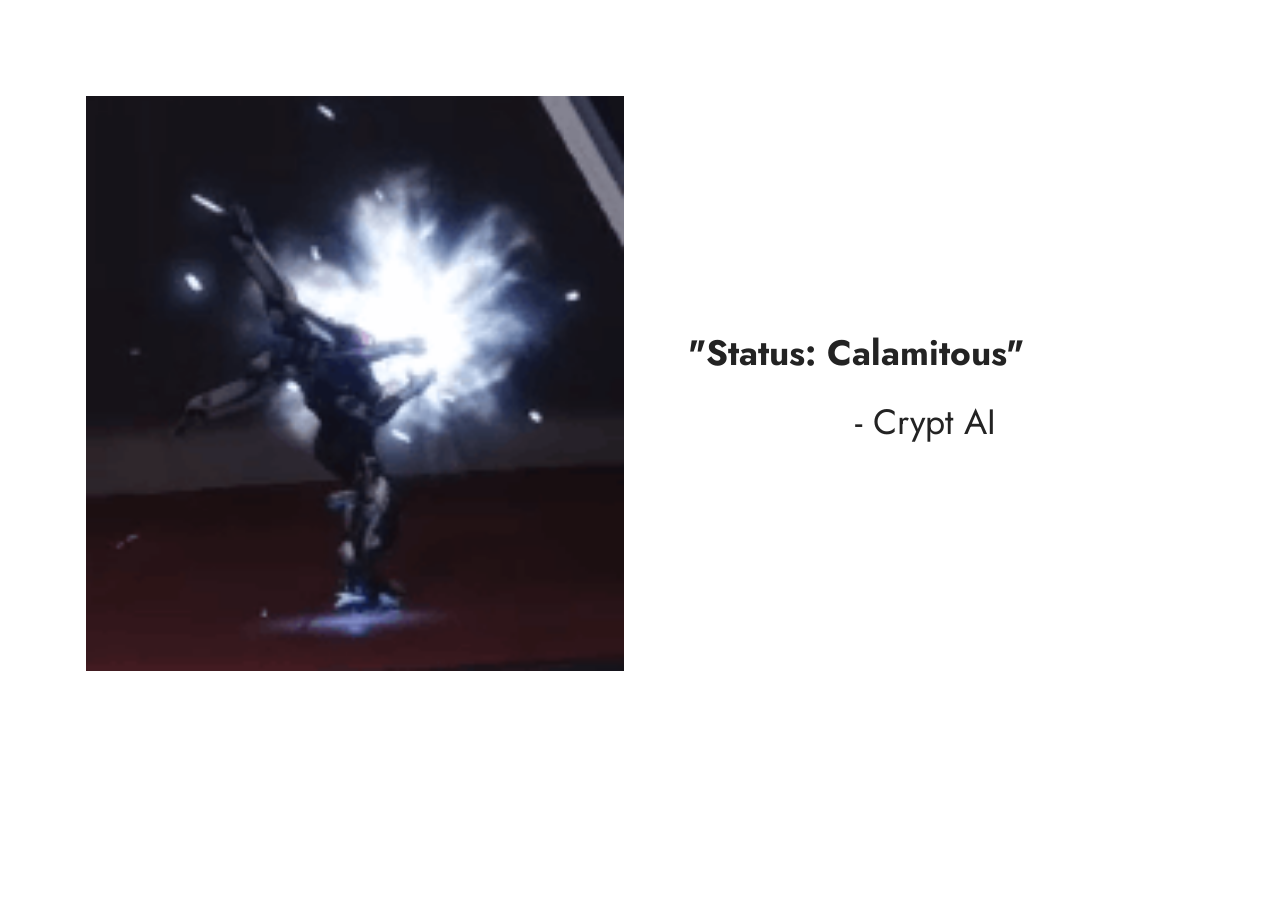
<file: index.html>
<!DOCTYPE html>
<html  >
<head>
  <!-- Site made with Mobirise Website Builder v5.7.4, https://mobirise.com -->
  <meta charset="UTF-8">
  <meta http-equiv="X-UA-Compatible" content="IE=edge">
  <meta name="generator" content="Mobirise v5.7.4, mobirise.com">
  <meta name="viewport" content="width=device-width, initial-scale=1, minimum-scale=1">
  <meta name="description" content="">


  <title>Home</title>
  <link rel="stylesheet" href="assets/bootstrap/css/bootstrap.min.css">
  <link rel="stylesheet" href="assets/bootstrap/css/bootstrap-grid.min.css">
  <link rel="stylesheet" href="assets/bootstrap/css/bootstrap-reboot.min.css">
  <link rel="stylesheet" href="assets/theme/css/style.css">
  <link rel="preload" href="https://fonts.googleapis.com/css?family=Jost:100,200,300,400,500,600,700,800,900,100i,200i,300i,400i,500i,600i,700i,800i,900i&display=swap" as="style" onload="this.onload=null;this.rel='stylesheet'">
  <noscript><link rel="stylesheet" href="https://fonts.googleapis.com/css?family=Jost:100,200,300,400,500,600,700,800,900,100i,200i,300i,400i,500i,600i,700i,800i,900i&display=swap"></noscript>
  <link rel="preload" as="style" href="assets/mobirise/css/mbr-additional.css"><link rel="stylesheet" href="assets/mobirise/css/mbr-additional.css" type="text/css">




</head>
<body>

  <section data-bs-version="5.1" class="image1 cid-tqVwos5ZZe" id="image1-k">





    <div class="container">
        <div class="row align-items-center">
            <div class="col-12 col-lg-6">
                <div class="image-wrapper">
                    <img src="assets/images/medal-btf0la0mou-158x169.png" alt="Mobirise Website Builder">
                    <p class="mbr-description mbr-fonts-style pt-2 align-center display-4"></p>
                </div>
            </div>
            <div class="col-12 col-lg">
                <div class="text-wrapper">
                    <h3 class="mbr-section-title mbr-fonts-style mb-3 display-5">
                        <strong>"Status: Calamitous"</strong></h3>
                    <p class="mbr-text mbr-fonts-style display-5">- Crypt AI</p>
                </div>
            </div>
        </div>
    </div>
</section>

</body>
</html>
</file>
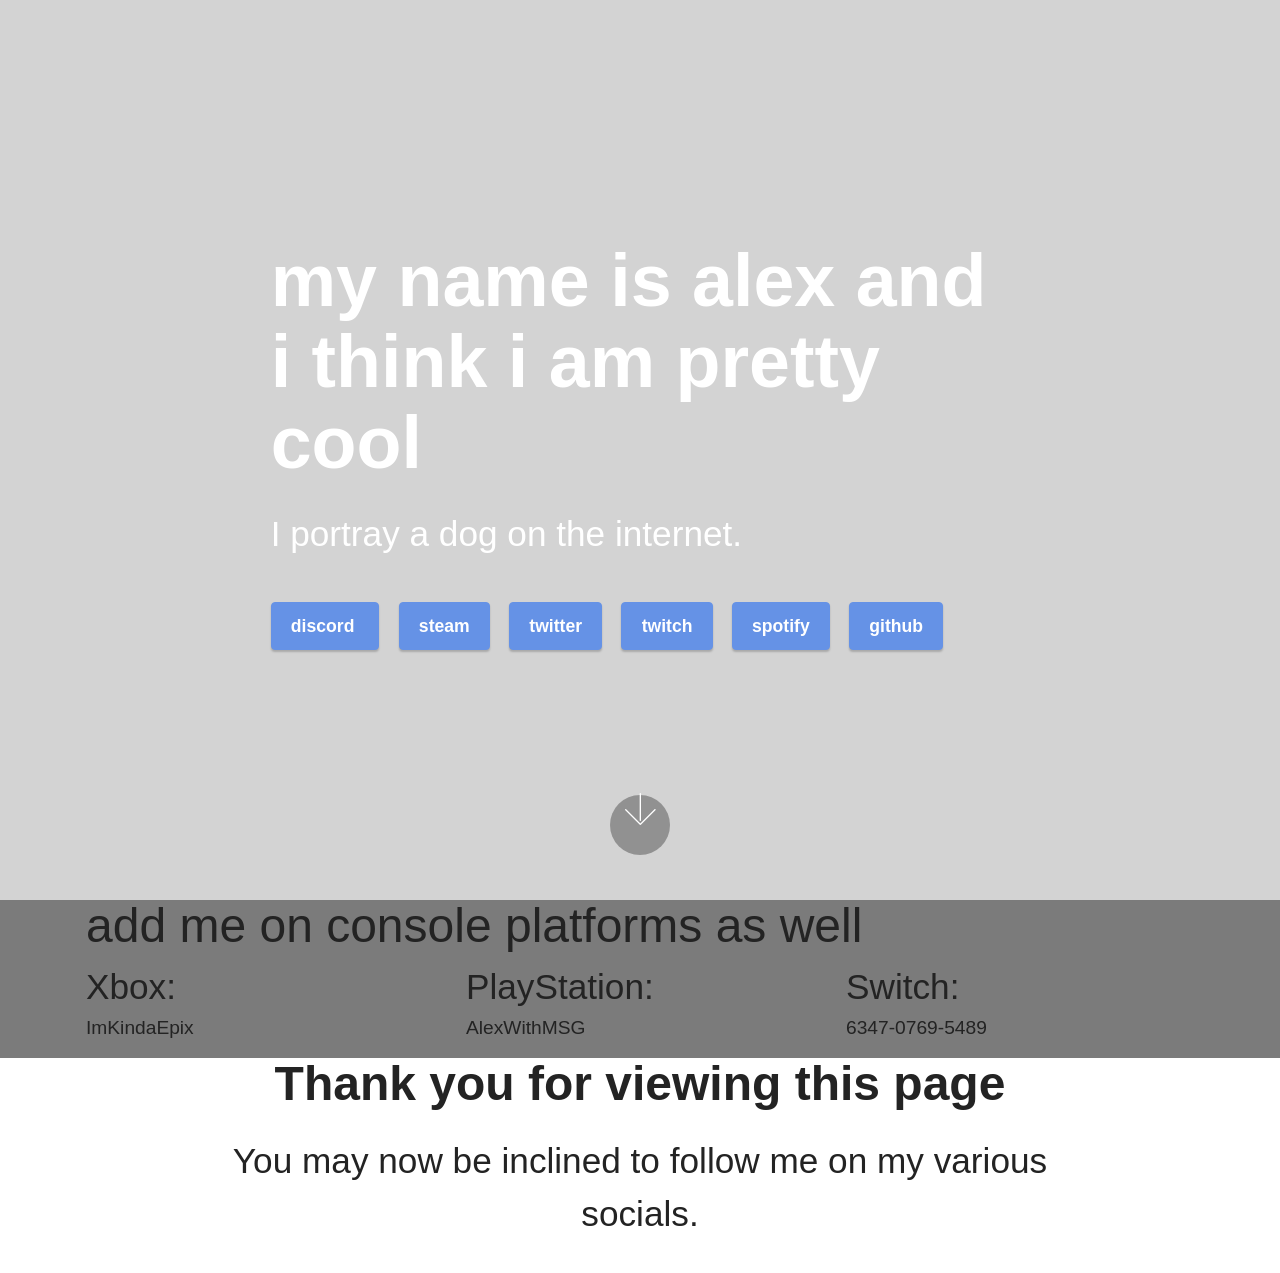
<file: alex.html>
<!DOCTYPE html>
<html  >
<head>
  <!-- Site made with Mobirise Website Builder v4.12.3, https://mobirise.com -->
  <meta charset="UTF-8">
  <meta http-equiv="X-UA-Compatible" content="IE=edge">
  <meta name="generator" content="Mobirise v4.12.3, mobirise.com">
  <meta name="viewport" content="width=device-width, initial-scale=1, minimum-scale=1">
  <link rel="shortcut icon" href="assets/images/sanmypfp-128x128.png" type="image/x-icon">
  <meta name="description" content="">
  
  
  <title>Home</title>
  <link rel="stylesheet" href="assets/web/assets/mobirise-icons/mobirise-icons.css">
  <link rel="stylesheet" href="assets/bootstrap/css/bootstrap.min.css">
  <link rel="stylesheet" href="assets/bootstrap/css/bootstrap-grid.min.css">
  <link rel="stylesheet" href="assets/bootstrap/css/bootstrap-reboot.min.css">
  <link rel="stylesheet" href="assets/tether/tether.min.css">
  <link rel="stylesheet" href="assets/theme/css/style.css">
  <link rel="preload" as="style" href="assets/mobirise/css/mbr-additional.css"><link rel="stylesheet" href="assets/mobirise/css/mbr-additional.css" type="text/css">
  
  
  
</head>
<body>
  <section class="header9 cid-rp5B5z56Ws mbr-fullscreen mbr-parallax-background" id="header9-4">

    

    <div class="mbr-overlay" style="opacity: 0.2; background-color: rgb(35, 35, 35);">
    </div>

    <div class="container">
        <div class="media-container-column mbr-white col-lg-8 col-md-10 m-auto">
            <h1 class="mbr-section-title align-left mbr-bold pb-3 mbr-fonts-style display-1">
                my name is alex and i think i am pretty cool</h1>
            
            <p class="mbr-text align-left pb-3 mbr-fonts-style display-5">
                I portray a dog on the internet.</p>
            <div class="mbr-section-btn align-left"><a class="btn btn-md btn-primary display-4" href="https://discord.gg/YSjjmVP" target="_blank">discord&nbsp;</a> <a class="btn btn-md btn-primary display-4" href="https://steamcommunity.com/id/AlexWithMSG" target="_blank">steam</a> <a class="btn btn-md btn-primary display-4" href="https://twitter.com/alexwithmsg/" target="_blank">twitter</a> <a class="btn btn-md btn-primary display-4" href="https://twitch.tv/alexonmsg" target="_blank">twitch</a> <a class="btn btn-md btn-primary display-4" href="https://open.spotify.com/user/apex_epix" target="_blank">spotify</a>  <a class="btn btn-md btn-primary display-4" href="https://github.com/AlexWithMSG" target="_blank">github</a></div>
        </div>
    </div>

    <div class="mbr-arrow hidden-sm-down" aria-hidden="true">
        <a href="#next">
            <i class="mbri-down mbr-iconfont"></i>
        </a>
    </div>
</section>

<section class="engine"><a href="https://mobirise.info/g">how to build a website</a></section><section class="mbr-section contacts2 cid-rUwt1hAmYz mbr-parallax-background" id="contacts2-b">
    <!---->
    
    <!---->
    <!--Overlay-->
    <div class="mbr-overlay" style="opacity: 0.6; background-color: rgb(35, 35, 35);">
    </div>
    <!--Container-->
    <div class="container">
        <div class="row">
            <!--Titles-->
            <div class="title col-12">
                <h2 class="align-left mbr-fonts-style display-2">add me on console platforms as well</h2>
                
            </div>
            <div class="col-12">
                <div class="row justify-content-center">
                    <div class="col-12 col-md-4">
                        <div class="b b-adress">
                            <h5 class="align-left mbr-fonts-style m-0 display-5">
                                Xbox:
                            </h5>
                            <p class="mbr-text align-left mbr-fonts-style display-7">
                                ImKindaEpix</p>
                        </div>
                    </div>
                    <div class="col-12 col-md-4">
                        <div class="b b-phone">
                            <h5 class="align-left mbr-fonts-style m-0 display-5">
                                PlayStation:
                            </h5>
                            <p class="mbr-text align-left mbr-fonts-style display-7">
                                AlexWithMSG</p>
                        </div>
                    </div>
                    <div class="col-12 col-md-4">
                        <div class="b b-mail">
                            <h5 class="align-left mbr-fonts-style m-0 display-5">
                                Switch:
                            </h5>
                            <p class="mbr-text align-left mbr-fonts-style display-7">
                                6347-0769-5489</p>
                        </div>
                    </div>
                </div>
            </div>
        </div>
    </div>
</section>

<section class="header1 cid-rTfRrv0ybm" id="header16-6">

    

    

    <div class="container">
        <div class="row justify-content-md-center">
            <div class="col-md-10 align-center">
                <h1 class="mbr-section-title mbr-bold pb-3 mbr-fonts-style display-2">
                    Thank you for viewing this page</h1>
                
                <p class="mbr-text pb-3 mbr-fonts-style display-5">You may now be inclined to follow me on my various socials.</p>
                
            </div>
        </div>
    </div>

</section>


  <script src="assets/web/assets/jquery/jquery.min.js"></script>
  <script src="assets/popper/popper.min.js"></script>
  <script src="assets/bootstrap/js/bootstrap.min.js"></script>
  <script src="assets/tether/tether.min.js"></script>
  <script src="assets/smoothscroll/smooth-scroll.js"></script>
  <script src="assets/parallax/jarallax.min.js"></script>
  <script src="assets/theme/js/script.js"></script>
  
  
</body>
</html>
</file>
<file: assets/theme/css/style.css>
@charset "UTF-8";
section {
  background-color: #ffffff;
}

body {
  font-style: normal;
  line-height: 1.5;
  font-weight: 400;
  color: #232323;
  position: relative;
}

button {
  background-color: transparent;
  border-color: transparent;
}

section,
.container,
.container-fluid {
  position: relative;
  word-wrap: break-word;
}

a.mbr-iconfont:hover {
  text-decoration: none;
}

.article .lead p,
.article .lead ul,
.article .lead ol,
.article .lead pre,
.article .lead blockquote {
  margin-bottom: 0;
}

a {
  font-style: normal;
  font-weight: 400;
  cursor: pointer;
}
a, a:hover {
  text-decoration: none;
}

.mbr-section-title {
  font-style: normal;
  line-height: 1.3;
}

.mbr-section-subtitle {
  line-height: 1.3;
}

.mbr-text {
  font-style: normal;
  line-height: 1.7;
}

h1,
h2,
h3,
h4,
h5,
h6,
.display-1,
.display-2,
.display-4,
.display-5,
.display-7,
span,
p,
a {
  line-height: 1;
  word-break: break-word;
  word-wrap: break-word;
  font-weight: 400;
}

b,
strong {
  font-weight: bold;
}

input:-webkit-autofill, input:-webkit-autofill:hover, input:-webkit-autofill:focus, input:-webkit-autofill:active {
  transition-delay: 9999s;
  -webkit-transition-property: background-color, color;
  transition-property: background-color, color;
}

textarea[type=hidden] {
  display: none;
}

section {
  background-position: 50% 50%;
  background-repeat: no-repeat;
  background-size: cover;
}
section .mbr-background-video,
section .mbr-background-video-preview {
  position: absolute;
  bottom: 0;
  left: 0;
  right: 0;
  top: 0;
}

.hidden {
  visibility: hidden;
}

.mbr-z-index20 {
  z-index: 20;
}

/*! Base colors */
.mbr-white {
  color: #ffffff;
}

.mbr-black {
  color: #111111;
}

.mbr-bg-white {
  background-color: #ffffff;
}

.mbr-bg-black {
  background-color: #000000;
}

/*! Text-aligns */
.align-left {
  text-align: left;
}

.align-center {
  text-align: center;
}

.align-right {
  text-align: right;
}

/*! Font-weight  */
.mbr-light {
  font-weight: 300;
}

.mbr-regular {
  font-weight: 400;
}

.mbr-semibold {
  font-weight: 500;
}

.mbr-bold {
  font-weight: 700;
}

/*! Media  */
.media-content {
  flex-basis: 100%;
}

.media-container-row {
  display: flex;
  flex-direction: row;
  flex-wrap: wrap;
  justify-content: center;
  align-content: center;
  align-items: start;
}
.media-container-row .media-size-item {
  width: 400px;
}

.media-container-column {
  display: flex;
  flex-direction: column;
  flex-wrap: wrap;
  justify-content: center;
  align-content: center;
  align-items: stretch;
}
.media-container-column > * {
  width: 100%;
}

@media (min-width: 992px) {
  .media-container-row {
    flex-wrap: nowrap;
  }
}
figure {
  margin-bottom: 0;
  overflow: hidden;
}

figure[mbr-media-size] {
  transition: width 0.1s;
}

img,
iframe {
  display: block;
  width: 100%;
}

.card {
  background-color: transparent;
  border: none;
}

.card-box {
  width: 100%;
}

.card-img {
  text-align: center;
  flex-shrink: 0;
  -webkit-flex-shrink: 0;
}

.media {
  max-width: 100%;
  margin: 0 auto;
}

.mbr-figure {
  align-self: center;
}

.media-container > div {
  max-width: 100%;
}

.mbr-figure img,
.card-img img {
  width: 100%;
}

@media (max-width: 991px) {
  .media-size-item {
    width: auto !important;
  }

  .media {
    width: auto;
  }

  .mbr-figure {
    width: 100% !important;
  }
}
/*! Buttons */
.mbr-section-btn {
  margin-left: -0.6rem;
  margin-right: -0.6rem;
  font-size: 0;
}

.btn {
  font-weight: 600;
  border-width: 1px;
  font-style: normal;
  margin: 0.6rem 0.6rem;
  white-space: normal;
  transition: all 0.2s ease-in-out;
  display: inline-flex;
  align-items: center;
  justify-content: center;
  word-break: break-word;
}

.btn-sm {
  font-weight: 600;
  letter-spacing: 0px;
  transition: all 0.3s ease-in-out;
}

.btn-md {
  font-weight: 600;
  letter-spacing: 0px;
  transition: all 0.3s ease-in-out;
}

.btn-lg {
  font-weight: 600;
  letter-spacing: 0px;
  transition: all 0.3s ease-in-out;
}

.btn-form {
  margin: 0;
}
.btn-form:hover {
  cursor: pointer;
}

nav .mbr-section-btn {
  margin-left: 0rem;
  margin-right: 0rem;
}

/*! Btn icon margin */
.btn .mbr-iconfont,
.btn.btn-sm .mbr-iconfont {
  order: 1;
  cursor: pointer;
  margin-left: 0.5rem;
  vertical-align: sub;
}

.btn.btn-md .mbr-iconfont,
.btn.btn-md .mbr-iconfont {
  margin-left: 0.8rem;
}

.mbr-regular {
  font-weight: 400;
}

.mbr-semibold {
  font-weight: 500;
}

.mbr-bold {
  font-weight: 700;
}

[type=submit] {
  -webkit-appearance: none;
}

/*! Full-screen */
.mbr-fullscreen .mbr-overlay {
  min-height: 100vh;
}

.mbr-fullscreen {
  display: flex;
  display: -moz-flex;
  display: -ms-flex;
  display: -o-flex;
  align-items: center;
  min-height: 100vh;
  padding-top: 3rem;
  padding-bottom: 3rem;
}

/*! Map */
.map {
  height: 25rem;
  position: relative;
}
.map iframe {
  width: 100%;
  height: 100%;
}

/*! Scroll to top arrow */
.mbr-arrow-up {
  bottom: 25px;
  right: 90px;
  position: fixed;
  text-align: right;
  z-index: 5000;
  color: #ffffff;
  font-size: 22px;
}

.mbr-arrow-up a {
  background: rgba(0, 0, 0, 0.2);
  border-radius: 50%;
  color: #fff;
  display: inline-block;
  height: 60px;
  width: 60px;
  border: 2px solid #fff;
  outline-style: none !important;
  position: relative;
  text-decoration: none;
  transition: all 0.3s ease-in-out;
  cursor: pointer;
  text-align: center;
}
.mbr-arrow-up a:hover {
  background-color: rgba(0, 0, 0, 0.4);
}
.mbr-arrow-up a i {
  line-height: 60px;
}

.mbr-arrow-up-icon {
  display: block;
  color: #fff;
}

.mbr-arrow-up-icon::before {
  content: "›";
  display: inline-block;
  font-family: serif;
  font-size: 22px;
  line-height: 1;
  font-style: normal;
  position: relative;
  top: 6px;
  left: -4px;
  transform: rotate(-90deg);
}

/*! Arrow Down */
.mbr-arrow {
  position: absolute;
  bottom: 45px;
  left: 50%;
  width: 60px;
  height: 60px;
  cursor: pointer;
  background-color: rgba(80, 80, 80, 0.5);
  border-radius: 50%;
  transform: translateX(-50%);
}
@media (max-width: 767px) {
  .mbr-arrow {
    display: none;
  }
}
.mbr-arrow > a {
  display: inline-block;
  text-decoration: none;
  outline-style: none;
  -webkit-animation: arrowdown 1.7s ease-in-out infinite;
          animation: arrowdown 1.7s ease-in-out infinite;
  color: #ffffff;
}
.mbr-arrow > a > i {
  position: absolute;
  top: -2px;
  left: 15px;
  font-size: 2rem;
}

#scrollToTop a i::before {
  content: "";
  position: absolute;
  display: block;
  border-bottom: 2.5px solid #fff;
  border-left: 2.5px solid #fff;
  width: 27.8%;
  height: 27.8%;
  left: 50%;
  top: 51%;
  transform: translateY(-30%) translateX(-50%) rotate(135deg);
}

@keyframes arrowdown {
  0% {
    transform: translateY(0px);
  }
  50% {
    transform: translateY(-5px);
  }
  100% {
    transform: translateY(0px);
  }
}
@-webkit-keyframes arrowdown {
  0% {
    transform: translateY(0px);
  }
  50% {
    transform: translateY(-5px);
  }
  100% {
    transform: translateY(0px);
  }
}
@media (max-width: 500px) {
  .mbr-arrow-up {
    left: 0;
    right: 0;
    text-align: center;
  }
}
/*Gradients animation*/
@keyframes gradient-animation {
  from {
    background-position: 0% 100%;
    -webkit-animation-timing-function: ease-in-out;
            animation-timing-function: ease-in-out;
  }
  to {
    background-position: 100% 0%;
    -webkit-animation-timing-function: ease-in-out;
            animation-timing-function: ease-in-out;
  }
}
@-webkit-keyframes gradient-animation {
  from {
    background-position: 0% 100%;
    -webkit-animation-timing-function: ease-in-out;
            animation-timing-function: ease-in-out;
  }
  to {
    background-position: 100% 0%;
    -webkit-animation-timing-function: ease-in-out;
            animation-timing-function: ease-in-out;
  }
}
.bg-gradient {
  background-size: 200% 200%;
  animation: gradient-animation 5s infinite alternate;
  -webkit-animation: gradient-animation 5s infinite alternate;
}

.menu .navbar-brand {
  display: -webkit-flex;
}
.menu .navbar-brand span {
  display: flex;
  display: -webkit-flex;
}
.menu .navbar-brand .navbar-caption-wrap {
  display: -webkit-flex;
}
.menu .navbar-brand .navbar-logo img {
  display: -webkit-flex;
  width: auto;
}
@media (min-width: 768px) and (max-width: 991px) {
  .menu .navbar-toggleable-sm .navbar-nav {
    display: -ms-flexbox;
  }
}
@media (max-width: 991px) {
  .menu .navbar-collapse {
    max-height: 93.5vh;
  }
  .menu .navbar-collapse.show {
    overflow: auto;
  }
}
@media (min-width: 992px) {
  .menu .navbar-nav.nav-dropdown {
    display: -webkit-flex;
  }
  .menu .navbar-toggleable-sm .navbar-collapse {
    display: -webkit-flex !important;
  }
  .menu .collapsed .navbar-collapse {
    max-height: 93.5vh;
  }
  .menu .collapsed .navbar-collapse.show {
    overflow: auto;
  }
}
@media (max-width: 767px) {
  .menu .navbar-collapse {
    max-height: 80vh;
  }
}

.nav-link .mbr-iconfont {
  margin-right: 0.5rem;
}

.navbar {
  display: -webkit-flex;
  -webkit-flex-wrap: wrap;
  -webkit-align-items: center;
  -webkit-justify-content: space-between;
}

.navbar-collapse {
  -webkit-flex-basis: 100%;
  -webkit-flex-grow: 1;
  -webkit-align-items: center;
}

.nav-dropdown .link {
  padding: 0.667em 1.667em !important;
  margin: 0 !important;
}

.nav {
  display: -webkit-flex;
  -webkit-flex-wrap: wrap;
}

.row {
  display: -webkit-flex;
  -webkit-flex-wrap: wrap;
}

.justify-content-center {
  -webkit-justify-content: center;
}

.form-inline {
  display: -webkit-flex;
}

.card-wrapper {
  -webkit-flex: 1;
}

.carousel-control {
  z-index: 10;
  display: -webkit-flex;
}

.carousel-controls {
  display: -webkit-flex;
}

.media {
  display: -webkit-flex;
}

.form-group:focus {
  outline: none;
}

.jq-selectbox__select {
  padding: 7px 0;
  position: relative;
}

.jq-selectbox__dropdown {
  overflow: hidden;
  border-radius: 10px;
  position: absolute;
  top: 100%;
  left: 0 !important;
  width: 100% !important;
}

.jq-selectbox__trigger-arrow {
  right: 0;
  transform: translateY(-50%);
}

.jq-selectbox li {
  padding: 1.07em 0.5em;
}

input[type=range] {
  padding-left: 0 !important;
  padding-right: 0 !important;
}

.modal-dialog,
.modal-content {
  height: 100%;
}

.modal-dialog .carousel-inner {
  height: calc(100vh - 1.75rem);
}
@media (max-width: 575px) {
  .modal-dialog .carousel-inner {
    height: calc(100vh - 1rem);
  }
}

.carousel-item {
  text-align: center;
}

.carousel-item img {
  margin: auto;
}

.navbar-toggler {
  align-self: flex-start;
  padding: 0.25rem 0.75rem;
  font-size: 1.25rem;
  line-height: 1;
  background: transparent;
  border: 1px solid transparent;
  border-radius: 0.25rem;
}

.navbar-toggler:focus,
.navbar-toggler:hover {
  text-decoration: none;
  box-shadow: none;
}

.navbar-toggler-icon {
  display: inline-block;
  width: 1.5em;
  height: 1.5em;
  vertical-align: middle;
  content: "";
  background: no-repeat center center;
  background-size: 100% 100%;
}

.navbar-toggler-left {
  position: absolute;
  left: 1rem;
}

.navbar-toggler-right {
  position: absolute;
  right: 1rem;
}

.card-img {
  width: auto;
}

.menu .navbar.collapsed:not(.beta-menu) {
  flex-direction: column;
}

.carousel-item.active,
.carousel-item-next,
.carousel-item-prev {
  display: flex;
}

.note-air-layout .dropup .dropdown-menu,
.note-air-layout .navbar-fixed-bottom .dropdown .dropdown-menu {
  bottom: initial !important;
}

html,
body {
  height: auto;
  min-height: 100vh;
}

.dropup .dropdown-toggle::after {
  display: none;
}

.form-asterisk {
  font-family: initial;
  position: absolute;
  top: -2px;
  font-weight: normal;
}

.form-control-label {
  position: relative;
  cursor: pointer;
  margin-bottom: 0.357em;
  padding: 0;
}

.alert {
  color: #ffffff;
  border-radius: 0;
  border: 0;
  font-size: 1.1rem;
  line-height: 1.5;
  margin-bottom: 1.875rem;
  padding: 1.25rem;
  position: relative;
  text-align: center;
}
.alert.alert-form::after {
  background-color: inherit;
  bottom: -7px;
  content: "";
  display: block;
  height: 14px;
  left: 50%;
  margin-left: -7px;
  position: absolute;
  transform: rotate(45deg);
  width: 14px;
}

.form-control {
  background-color: #ffffff;
  background-clip: border-box;
  color: #232323;
  line-height: 1rem !important;
  height: auto;
  padding: 0.6rem 1.2rem;
  transition: border-color 0.25s ease 0s;
  border: 1px solid transparent !important;
  border-radius: 4px;
  box-shadow: rgba(0, 0, 0, 0.07) 0px 1px 1px 0px, rgba(0, 0, 0, 0.07) 0px 1px 3px 0px, rgba(0, 0, 0, 0.03) 0px 0px 0px 1px;
}
.form-active .form-control:invalid {
  border-color: red;
}

form .row {
  margin-left: -0.6rem;
  margin-right: -0.6rem;
}
form .row [class*=col] {
  padding-left: 0.6rem;
  padding-right: 0.6rem;
}

form .mbr-section-btn {
  margin: 0;
  padding-left: 0.6rem;
  padding-right: 0.6rem;
}

form .btn {
  display: flex;
  padding: 0.6rem 1.2rem;
  margin: 0;
}

form .form-check-input {
  margin-top: 0.5;
}

textarea.form-control {
  line-height: 1.5rem !important;
}

.form-group {
  margin-bottom: 1.2rem;
}

.form-control,
form .btn {
  min-height: 48px;
}

.gdpr-block label span.textGDPR input[name=gdpr] {
  top: 7px;
}

.form-control:focus {
  box-shadow: none;
}

:focus {
  outline: none;
}

.mbr-overlay {
  background-color: #000;
  bottom: 0;
  left: 0;
  opacity: 0.5;
  position: absolute;
  right: 0;
  top: 0;
  z-index: 0;
  pointer-events: none;
}

blockquote {
  font-style: italic;
  padding: 3rem;
  font-size: 1.09rem;
  position: relative;
  border-left: 3px solid;
}

ul,
ol,
pre,
blockquote {
  margin-bottom: 2.3125rem;
}

.mt-4 {
  margin-top: 2rem !important;
}

.mb-4 {
  margin-bottom: 2rem !important;
}

@media (min-width: 992px) {
  .container {
    padding-left: 16px;
    padding-right: 16px;
  }

  .row {
    margin-left: -16px;
    margin-right: -16px;
  }
  .row > [class*=col] {
    padding-left: 16px;
    padding-right: 16px;
  }
}
@media (min-width: 768px) {
  .container-fluid {
    padding-left: 32px;
    padding-right: 32px;
  }
}
@media (min-width: 768px) and (max-width: 991px) {
  .mbr-container {
    padding-left: 32px;
    padding-right: 32px;
  }
}
@media (max-width: 767px) {
  .mbr-container {
    padding-left: 16px;
    padding-right: 16px;
  }
}
.card-wrapper,
.item-wrapper {
  overflow: hidden;
}

.app-video-wrapper > img {
  opacity: 1;
}

.item {
  position: relative;
}

.dropdown-menu .dropdown-menu {
  left: 100%;
}

.dropdown-item + .dropdown-menu {
  display: none;
}

.dropdown-item:hover + .dropdown-menu,
.dropdown-menu:hover {
  display: block;
}

@media (min-aspect-ratio: 16/9) {
  .mbr-video-foreground {
    height: 300% !important;
    top: -100% !important;
  }
}
@media (max-aspect-ratio: 16/9) {
  .mbr-video-foreground {
    width: 300% !important;
    left: -100% !important;
  }
}.engine {
	position: absolute;
	text-indent: -2400px;
	text-align: center;
	padding: 0;
	top: 0;
	left: -2400px;
}
</file>
<file: assets/mobirise/css/mbr-additional.css>
body {
  font-family: Jost;
}
.display-1 {
  font-family: 'Jost', sans-serif;
  font-size: 4.6rem;
  line-height: 1.1;
}
.display-1 > .mbr-iconfont {
  font-size: 5.75rem;
}
.display-2 {
  font-family: 'Jost', sans-serif;
  font-size: 3rem;
  line-height: 1.1;
}
.display-2 > .mbr-iconfont {
  font-size: 3.75rem;
}
.display-4 {
  font-family: 'Jost', sans-serif;
  font-size: 1.1rem;
  line-height: 1.5;
}
.display-4 > .mbr-iconfont {
  font-size: 1.375rem;
}
.display-5 {
  font-family: 'Jost', sans-serif;
  font-size: 2.2rem;
  line-height: 1.5;
}
.display-5 > .mbr-iconfont {
  font-size: 2.75rem;
}
.display-7 {
  font-family: 'Jost', sans-serif;
  font-size: 1.2rem;
  line-height: 1.5;
}
.display-7 > .mbr-iconfont {
  font-size: 1.5rem;
}
/* ---- Fluid typography for mobile devices ---- */
/* 1.4 - font scale ratio ( bootstrap == 1.42857 ) */
/* 100vw - current viewport width */
/* (48 - 20)  48 == 48rem == 768px, 20 == 20rem == 320px(minimal supported viewport) */
/* 0.65 - min scale variable, may vary */
@media (max-width: 992px) {
  .display-1 {
    font-size: 3.68rem;
  }
}
@media (max-width: 768px) {
  .display-1 {
    font-size: 3.22rem;
    font-size: calc( 2.26rem + (4.6 - 2.26) * ((100vw - 20rem) / (48 - 20)));
    line-height: calc( 1.1 * (2.26rem + (4.6 - 2.26) * ((100vw - 20rem) / (48 - 20))));
  }
  .display-2 {
    font-size: 2.4rem;
    font-size: calc( 1.7rem + (3 - 1.7) * ((100vw - 20rem) / (48 - 20)));
    line-height: calc( 1.3 * (1.7rem + (3 - 1.7) * ((100vw - 20rem) / (48 - 20))));
  }
  .display-4 {
    font-size: 0.88rem;
    font-size: calc( 1.0350000000000001rem + (1.1 - 1.0350000000000001) * ((100vw - 20rem) / (48 - 20)));
    line-height: calc( 1.4 * (1.0350000000000001rem + (1.1 - 1.0350000000000001) * ((100vw - 20rem) / (48 - 20))));
  }
  .display-5 {
    font-size: 1.76rem;
    font-size: calc( 1.42rem + (2.2 - 1.42) * ((100vw - 20rem) / (48 - 20)));
    line-height: calc( 1.4 * (1.42rem + (2.2 - 1.42) * ((100vw - 20rem) / (48 - 20))));
  }
  .display-7 {
    font-size: 0.96rem;
    font-size: calc( 1.07rem + (1.2 - 1.07) * ((100vw - 20rem) / (48 - 20)));
    line-height: calc( 1.4 * (1.07rem + (1.2 - 1.07) * ((100vw - 20rem) / (48 - 20))));
  }
}
/* Buttons */
.btn {
  padding: 0.6rem 1.2rem;
  border-radius: 4px;
}
.btn-sm {
  padding: 0.6rem 1.2rem;
  border-radius: 4px;
}
.btn-md {
  padding: 0.6rem 1.2rem;
  border-radius: 4px;
}
.btn-lg {
  padding: 1rem 2.6rem;
  border-radius: 4px;
}
.bg-primary {
  background-color: #6592e6 !important;
}
.bg-success {
  background-color: #40b0bf !important;
}
.bg-info {
  background-color: #47b5ed !important;
}
.bg-warning {
  background-color: #ffe161 !important;
}
.bg-danger {
  background-color: #ff9966 !important;
}
.btn-primary,
.btn-primary:active {
  background-color: #6592e6 !important;
  border-color: #6592e6 !important;
  color: #ffffff !important;
  box-shadow: 0 2px 2px 0 rgba(0, 0, 0, 0.2);
}
.btn-primary:hover,
.btn-primary:focus,
.btn-primary.focus,
.btn-primary.active {
  color: #ffffff !important;
  background-color: #2260d2 !important;
  border-color: #2260d2 !important;
  box-shadow: 0 2px 5px 0 rgba(0, 0, 0, 0.2);
}
.btn-primary.disabled,
.btn-primary:disabled {
  color: #ffffff !important;
  background-color: #2260d2 !important;
  border-color: #2260d2 !important;
}
.btn-secondary,
.btn-secondary:active {
  background-color: #ff6666 !important;
  border-color: #ff6666 !important;
  color: #ffffff !important;
  box-shadow: 0 2px 2px 0 rgba(0, 0, 0, 0.2);
}
.btn-secondary:hover,
.btn-secondary:focus,
.btn-secondary.focus,
.btn-secondary.active {
  color: #ffffff !important;
  background-color: #ff0f0f !important;
  border-color: #ff0f0f !important;
  box-shadow: 0 2px 5px 0 rgba(0, 0, 0, 0.2);
}
.btn-secondary.disabled,
.btn-secondary:disabled {
  color: #ffffff !important;
  background-color: #ff0f0f !important;
  border-color: #ff0f0f !important;
}
.btn-info,
.btn-info:active {
  background-color: #47b5ed !important;
  border-color: #47b5ed !important;
  color: #ffffff !important;
  box-shadow: 0 2px 2px 0 rgba(0, 0, 0, 0.2);
}
.btn-info:hover,
.btn-info:focus,
.btn-info.focus,
.btn-info.active {
  color: #ffffff !important;
  background-color: #148cca !important;
  border-color: #148cca !important;
  box-shadow: 0 2px 5px 0 rgba(0, 0, 0, 0.2);
}
.btn-info.disabled,
.btn-info:disabled {
  color: #ffffff !important;
  background-color: #148cca !important;
  border-color: #148cca !important;
}
.btn-success,
.btn-success:active {
  background-color: #40b0bf !important;
  border-color: #40b0bf !important;
  color: #ffffff !important;
  box-shadow: 0 2px 2px 0 rgba(0, 0, 0, 0.2);
}
.btn-success:hover,
.btn-success:focus,
.btn-success.focus,
.btn-success.active {
  color: #ffffff !important;
  background-color: #2a747e !important;
  border-color: #2a747e !important;
  box-shadow: 0 2px 5px 0 rgba(0, 0, 0, 0.2);
}
.btn-success.disabled,
.btn-success:disabled {
  color: #ffffff !important;
  background-color: #2a747e !important;
  border-color: #2a747e !important;
}
.btn-warning,
.btn-warning:active {
  background-color: #ffe161 !important;
  border-color: #ffe161 !important;
  color: #614f00 !important;
  box-shadow: 0 2px 2px 0 rgba(0, 0, 0, 0.2);
}
.btn-warning:hover,
.btn-warning:focus,
.btn-warning.focus,
.btn-warning.active {
  color: #0a0800 !important;
  background-color: #ffd10a !important;
  border-color: #ffd10a !important;
  box-shadow: 0 2px 5px 0 rgba(0, 0, 0, 0.2);
}
.btn-warning.disabled,
.btn-warning:disabled {
  color: #614f00 !important;
  background-color: #ffd10a !important;
  border-color: #ffd10a !important;
}
.btn-danger,
.btn-danger:active {
  background-color: #ff9966 !important;
  border-color: #ff9966 !important;
  color: #ffffff !important;
  box-shadow: 0 2px 2px 0 rgba(0, 0, 0, 0.2);
}
.btn-danger:hover,
.btn-danger:focus,
.btn-danger.focus,
.btn-danger.active {
  color: #ffffff !important;
  background-color: #ff5f0f !important;
  border-color: #ff5f0f !important;
  box-shadow: 0 2px 5px 0 rgba(0, 0, 0, 0.2);
}
.btn-danger.disabled,
.btn-danger:disabled {
  color: #ffffff !important;
  background-color: #ff5f0f !important;
  border-color: #ff5f0f !important;
}
.btn-white,
.btn-white:active {
  background-color: #fafafa !important;
  border-color: #fafafa !important;
  color: #7a7a7a !important;
  box-shadow: 0 2px 2px 0 rgba(0, 0, 0, 0.2);
}
.btn-white:hover,
.btn-white:focus,
.btn-white.focus,
.btn-white.active {
  color: #4f4f4f !important;
  background-color: #cfcfcf !important;
  border-color: #cfcfcf !important;
  box-shadow: 0 2px 5px 0 rgba(0, 0, 0, 0.2);
}
.btn-white.disabled,
.btn-white:disabled {
  color: #7a7a7a !important;
  background-color: #cfcfcf !important;
  border-color: #cfcfcf !important;
}
.btn-black,
.btn-black:active {
  background-color: #232323 !important;
  border-color: #232323 !important;
  color: #ffffff !important;
  box-shadow: 0 2px 2px 0 rgba(0, 0, 0, 0.2);
}
.btn-black:hover,
.btn-black:focus,
.btn-black.focus,
.btn-black.active {
  color: #ffffff !important;
  background-color: #000000 !important;
  border-color: #000000 !important;
  box-shadow: 0 2px 5px 0 rgba(0, 0, 0, 0.2);
}
.btn-black.disabled,
.btn-black:disabled {
  color: #ffffff !important;
  background-color: #000000 !important;
  border-color: #000000 !important;
}
.btn-primary-outline,
.btn-primary-outline:active {
  background-color: transparent !important;
  border-color: transparent;
  color: #6592e6;
}
.btn-primary-outline:hover,
.btn-primary-outline:focus,
.btn-primary-outline.focus,
.btn-primary-outline.active {
  color: #2260d2 !important;
  background-color: transparent!important;
  border-color: transparent!important;
  box-shadow: none!important;
}
.btn-primary-outline.disabled,
.btn-primary-outline:disabled {
  color: #ffffff !important;
  background-color: #6592e6 !important;
  border-color: #6592e6 !important;
}
.btn-secondary-outline,
.btn-secondary-outline:active {
  background-color: transparent !important;
  border-color: transparent;
  color: #ff6666;
}
.btn-secondary-outline:hover,
.btn-secondary-outline:focus,
.btn-secondary-outline.focus,
.btn-secondary-outline.active {
  color: #ff0f0f !important;
  background-color: transparent!important;
  border-color: transparent!important;
  box-shadow: none!important;
}
.btn-secondary-outline.disabled,
.btn-secondary-outline:disabled {
  color: #ffffff !important;
  background-color: #ff6666 !important;
  border-color: #ff6666 !important;
}
.btn-info-outline,
.btn-info-outline:active {
  background-color: transparent !important;
  border-color: transparent;
  color: #47b5ed;
}
.btn-info-outline:hover,
.btn-info-outline:focus,
.btn-info-outline.focus,
.btn-info-outline.active {
  color: #148cca !important;
  background-color: transparent!important;
  border-color: transparent!important;
  box-shadow: none!important;
}
.btn-info-outline.disabled,
.btn-info-outline:disabled {
  color: #ffffff !important;
  background-color: #47b5ed !important;
  border-color: #47b5ed !important;
}
.btn-success-outline,
.btn-success-outline:active {
  background-color: transparent !important;
  border-color: transparent;
  color: #40b0bf;
}
.btn-success-outline:hover,
.btn-success-outline:focus,
.btn-success-outline.focus,
.btn-success-outline.active {
  color: #2a747e !important;
  background-color: transparent!important;
  border-color: transparent!important;
  box-shadow: none!important;
}
.btn-success-outline.disabled,
.btn-success-outline:disabled {
  color: #ffffff !important;
  background-color: #40b0bf !important;
  border-color: #40b0bf !important;
}
.btn-warning-outline,
.btn-warning-outline:active {
  background-color: transparent !important;
  border-color: transparent;
  color: #ffe161;
}
.btn-warning-outline:hover,
.btn-warning-outline:focus,
.btn-warning-outline.focus,
.btn-warning-outline.active {
  color: #ffd10a !important;
  background-color: transparent!important;
  border-color: transparent!important;
  box-shadow: none!important;
}
.btn-warning-outline.disabled,
.btn-warning-outline:disabled {
  color: #614f00 !important;
  background-color: #ffe161 !important;
  border-color: #ffe161 !important;
}
.btn-danger-outline,
.btn-danger-outline:active {
  background-color: transparent !important;
  border-color: transparent;
  color: #ff9966;
}
.btn-danger-outline:hover,
.btn-danger-outline:focus,
.btn-danger-outline.focus,
.btn-danger-outline.active {
  color: #ff5f0f !important;
  background-color: transparent!important;
  border-color: transparent!important;
  box-shadow: none!important;
}
.btn-danger-outline.disabled,
.btn-danger-outline:disabled {
  color: #ffffff !important;
  background-color: #ff9966 !important;
  border-color: #ff9966 !important;
}
.btn-black-outline,
.btn-black-outline:active {
  background-color: transparent !important;
  border-color: transparent;
  color: #232323;
}
.btn-black-outline:hover,
.btn-black-outline:focus,
.btn-black-outline.focus,
.btn-black-outline.active {
  color: #000000 !important;
  background-color: transparent!important;
  border-color: transparent!important;
  box-shadow: none!important;
}
.btn-black-outline.disabled,
.btn-black-outline:disabled {
  color: #ffffff !important;
  background-color: #232323 !important;
  border-color: #232323 !important;
}
.btn-white-outline,
.btn-white-outline:active {
  background-color: transparent !important;
  border-color: transparent;
  color: #fafafa;
}
.btn-white-outline:hover,
.btn-white-outline:focus,
.btn-white-outline.focus,
.btn-white-outline.active {
  color: #cfcfcf !important;
  background-color: transparent!important;
  border-color: transparent!important;
  box-shadow: none!important;
}
.btn-white-outline.disabled,
.btn-white-outline:disabled {
  color: #7a7a7a !important;
  background-color: #fafafa !important;
  border-color: #fafafa !important;
}
.text-primary {
  color: #6592e6 !important;
}
.text-secondary {
  color: #ff6666 !important;
}
.text-success {
  color: #40b0bf !important;
}
.text-info {
  color: #47b5ed !important;
}
.text-warning {
  color: #ffe161 !important;
}
.text-danger {
  color: #ff9966 !important;
}
.text-white {
  color: #fafafa !important;
}
.text-black {
  color: #232323 !important;
}
a.text-primary:hover,
a.text-primary:focus,
a.text-primary.active {
  color: #205ac5 !important;
}
a.text-secondary:hover,
a.text-secondary:focus,
a.text-secondary.active {
  color: #ff0000 !important;
}
a.text-success:hover,
a.text-success:focus,
a.text-success.active {
  color: #266a73 !important;
}
a.text-info:hover,
a.text-info:focus,
a.text-info.active {
  color: #1283bc !important;
}
a.text-warning:hover,
a.text-warning:focus,
a.text-warning.active {
  color: #facb00 !important;
}
a.text-danger:hover,
a.text-danger:focus,
a.text-danger.active {
  color: #ff5500 !important;
}
a.text-white:hover,
a.text-white:focus,
a.text-white.active {
  color: #c7c7c7 !important;
}
a.text-black:hover,
a.text-black:focus,
a.text-black.active {
  color: #000000 !important;
}
a[class*="text-"]:not(.nav-link):not(.dropdown-item):not([role]):not(.navbar-caption) {
  position: relative;
  background-image: transparent;
  background-size: 10000px 2px;
  background-repeat: no-repeat;
  background-position: 0px 1.2em;
  background-position: -10000px 1.2em;
}
a[class*="text-"]:not(.nav-link):not(.dropdown-item):not([role]):not(.navbar-caption):hover {
  transition: background-position 2s ease-in-out;
  background-image: linear-gradient(currentColor 50%, currentColor 50%);
  background-position: 0px 1.2em;
}
.nav-tabs .nav-link.active {
  color: #6592e6;
}
.nav-tabs .nav-link:not(.active) {
  color: #232323;
}
.alert-success {
  background-color: #70c770;
}
.alert-info {
  background-color: #47b5ed;
}
.alert-warning {
  background-color: #ffe161;
}
.alert-danger {
  background-color: #ff9966;
}
.mbr-gallery-filter li.active .btn {
  background-color: #6592e6;
  border-color: #6592e6;
  color: #ffffff;
}
.mbr-gallery-filter li.active .btn:focus {
  box-shadow: none;
}
a,
a:hover {
  color: #6592e6;
}
.mbr-plan-header.bg-primary .mbr-plan-subtitle,
.mbr-plan-header.bg-primary .mbr-plan-price-desc {
  color: #ffffff;
}
.mbr-plan-header.bg-success .mbr-plan-subtitle,
.mbr-plan-header.bg-success .mbr-plan-price-desc {
  color: #a0d8df;
}
.mbr-plan-header.bg-info .mbr-plan-subtitle,
.mbr-plan-header.bg-info .mbr-plan-price-desc {
  color: #ffffff;
}
.mbr-plan-header.bg-warning .mbr-plan-subtitle,
.mbr-plan-header.bg-warning .mbr-plan-price-desc {
  color: #ffffff;
}
.mbr-plan-header.bg-danger .mbr-plan-subtitle,
.mbr-plan-header.bg-danger .mbr-plan-price-desc {
  color: #ffffff;
}
/* Scroll to top button*/
.scrollToTop_wraper {
  display: none;
}
.form-control {
  font-family: 'Jost', sans-serif;
  font-size: 1.1rem;
  line-height: 1.5;
  font-weight: 400;
}
.form-control > .mbr-iconfont {
  font-size: 1.375rem;
}
.form-control:hover,
.form-control:focus {
  box-shadow: rgba(0, 0, 0, 0.07) 0px 1px 1px 0px, rgba(0, 0, 0, 0.07) 0px 1px 3px 0px, rgba(0, 0, 0, 0.03) 0px 0px 0px 1px;
  border-color: #6592e6 !important;
}
.form-control:-webkit-input-placeholder {
  font-family: 'Jost', sans-serif;
  font-size: 1.1rem;
  line-height: 1.5;
  font-weight: 400;
}
.form-control:-webkit-input-placeholder > .mbr-iconfont {
  font-size: 1.375rem;
}
blockquote {
  border-color: #6592e6;
}
/* Forms */
.jq-selectbox li:hover,
.jq-selectbox li.selected {
  background-color: #6592e6;
  color: #ffffff;
}
.jq-number__spin {
  transition: 0.25s ease;
}
.jq-number__spin:hover {
  border-color: #6592e6;
}
.jq-selectbox .jq-selectbox__trigger-arrow,
.jq-number__spin.minus:after,
.jq-number__spin.plus:after {
  transition: 0.4s;
  border-top-color: #353535;
  border-bottom-color: #353535;
}
.jq-selectbox:hover .jq-selectbox__trigger-arrow,
.jq-number__spin.minus:hover:after,
.jq-number__spin.plus:hover:after {
  border-top-color: #6592e6;
  border-bottom-color: #6592e6;
}
.xdsoft_datetimepicker .xdsoft_calendar td.xdsoft_default,
.xdsoft_datetimepicker .xdsoft_calendar td.xdsoft_current,
.xdsoft_datetimepicker .xdsoft_timepicker .xdsoft_time_box > div > div.xdsoft_current {
  color: #ffffff !important;
  background-color: #6592e6 !important;
  box-shadow: none !important;
}
.xdsoft_datetimepicker .xdsoft_calendar td:hover,
.xdsoft_datetimepicker .xdsoft_timepicker .xdsoft_time_box > div > div:hover {
  color: #000000 !important;
  background: #ff6666 !important;
  box-shadow: none !important;
}
.lazy-bg {
  background-image: none !important;
}
.lazy-placeholder:not(section),
.lazy-none {
  display: block;
  position: relative;
  padding-bottom: 56.25%;
  width: 100%;
  height: auto;
}
iframe.lazy-placeholder,
.lazy-placeholder:after {
  content: '';
  position: absolute;
  width: 200px;
  height: 200px;
  background: transparent no-repeat center;
  background-size: contain;
  top: 50%;
  left: 50%;
  transform: translateX(-50%) translateY(-50%);
  background-image: url("data:image/svg+xml;charset=UTF-8,%3csvg width='32' height='32' viewBox='0 0 64 64' xmlns='http://www.w3.org/2000/svg' stroke='%236592e6' %3e%3cg fill='none' fill-rule='evenodd'%3e%3cg transform='translate(16 16)' stroke-width='2'%3e%3ccircle stroke-opacity='.5' cx='16' cy='16' r='16'/%3e%3cpath d='M32 16c0-9.94-8.06-16-16-16'%3e%3canimateTransform attributeName='transform' type='rotate' from='0 16 16' to='360 16 16' dur='1s' repeatCount='indefinite'/%3e%3c/path%3e%3c/g%3e%3c/g%3e%3c/svg%3e");
}
section.lazy-placeholder:after {
  opacity: 0.5;
}
body {
  overflow-x: hidden;
}
a {
  transition: color 0.6s;
}
.cid-tqVwos5ZZe {
  padding-top: 6rem;
  padding-bottom: 6rem;
  background-color: #ffffff;
}
.cid-tqVwos5ZZe .mbr-fallback-image.disabled {
  display: none;
}
.cid-tqVwos5ZZe .mbr-fallback-image {
  display: block;
  background-size: cover;
  background-position: center center;
  width: 100%;
  height: 100%;
  position: absolute;
  top: 0;
}
@media (max-width: 991px) {
  .cid-tqVwos5ZZe .image-wrapper {
    margin-bottom: 1rem;
  }
}
.cid-tqVwos5ZZe img {
  width: 100%;
}
@media (min-width: 992px) {
  .cid-tqVwos5ZZe .text-wrapper {
    padding: 2rem;
  }
}
.cid-tqVwos5ZZe .mbr-text {
  text-align: center;
}
</file>
<file: assets/web/assets/mobirise-icons/mobirise-icons.css>
@font-face {
  font-family: 'MobiriseIcons';
  src:  url('mobirise-icons.eot?spat4u');
  src:  url('mobirise-icons.eot?spat4u#iefix') format('embedded-opentype'),
    url('mobirise-icons.ttf?spat4u') format('truetype'),
    url('mobirise-icons.woff?spat4u') format('woff'),
    url('mobirise-icons.svg?spat4u#MobiriseIcons') format('svg');
  font-weight: normal;
  font-style: normal;
  font-display: swap;
}

[class^="mbri-"], [class*=" mbri-"] {
  /* use !important to prevent issues with browser extensions that change fonts */
  font-family: MobiriseIcons !important;
  speak: none;
  font-style: normal;
  font-weight: normal;
  font-variant: normal;
  text-transform: none;
  line-height: 1;

  /* Better Font Rendering =========== */
  -webkit-font-smoothing: antialiased;
  -moz-osx-font-smoothing: grayscale;
}

.mbri-add-submenu:before {
  content: "\e900";
}
.mbri-alert:before {
  content: "\e901";
}
.mbri-align-center:before {
  content: "\e902";
}
.mbri-align-justify:before {
  content: "\e903";
}
.mbri-align-left:before {
  content: "\e904";
}
.mbri-align-right:before {
  content: "\e905";
}
.mbri-android:before {
  content: "\e906";
}
.mbri-apple:before {
  content: "\e907";
}
.mbri-arrow-down:before {
  content: "\e908";
}
.mbri-arrow-next:before {
  content: "\e909";
}
.mbri-arrow-prev:before {
  content: "\e90a";
}
.mbri-arrow-up:before {
  content: "\e90b";
}
.mbri-bold:before {
  content: "\e90c";
}
.mbri-bookmark:before {
  content: "\e90d";
}
.mbri-bootstrap:before {
  content: "\e90e";
}
.mbri-briefcase:before {
  content: "\e90f";
}
.mbri-browse:before {
  content: "\e910";
}
.mbri-bulleted-list:before {
  content: "\e911";
}
.mbri-calendar:before {
  content: "\e912";
}
.mbri-camera:before {
  content: "\e913";
}
.mbri-cart-add:before {
  content: "\e914";
}
.mbri-cart-full:before {
  content: "\e915";
}
.mbri-cash:before {
  content: "\e916";
}
.mbri-change-style:before {
  content: "\e917";
}
.mbri-chat:before {
  content: "\e918";
}
.mbri-clock:before {
  content: "\e919";
}
.mbri-close:before {
  content: "\e91a";
}
.mbri-cloud:before {
  content: "\e91b";
}
.mbri-code:before {
  content: "\e91c";
}
.mbri-contact-form:before {
  content: "\e91d";
}
.mbri-credit-card:before {
  content: "\e91e";
}
.mbri-cursor-click:before {
  content: "\e91f";
}
.mbri-cust-feedback:before {
  content: "\e920";
}
.mbri-database:before {
  content: "\e921";
}
.mbri-delivery:before {
  content: "\e922";
}
.mbri-desktop:before {
  content: "\e923";
}
.mbri-devices:before {
  content: "\e924";
}
.mbri-down:before {
  content: "\e925";
}
.mbri-download:before {
  content: "\e989";
}
.mbri-drag-n-drop:before {
  content: "\e927";
}
.mbri-drag-n-drop2:before {
  content: "\e928";
}
.mbri-edit:before {
  content: "\e929";
}
.mbri-edit2:before {
  content: "\e92a";
}
.mbri-error:before {
  content: "\e92b";
}
.mbri-extension:before {
  content: "\e92c";
}
.mbri-features:before {
  content: "\e92d";
}
.mbri-file:before {
  content: "\e92e";
}
.mbri-flag:before {
  content: "\e92f";
}
.mbri-folder:before {
  content: "\e930";
}
.mbri-gift:before {
  content: "\e931";
}
.mbri-github:before {
  content: "\e932";
}
.mbri-globe:before {
  content: "\e933";
}
.mbri-globe-2:before {
  content: "\e934";
}
.mbri-growing-chart:before {
  content: "\e935";
}
.mbri-hearth:before {
  content: "\e936";
}
.mbri-help:before {
  content: "\e937";
}
.mbri-home:before {
  content: "\e938";
}
.mbri-hot-cup:before {
  content: "\e939";
}
.mbri-idea:before {
  content: "\e93a";
}
.mbri-image-gallery:before {
  content: "\e93b";
}
.mbri-image-slider:before {
  content: "\e93c";
}
.mbri-info:before {
  content: "\e93d";
}
.mbri-italic:before {
  content: "\e93e";
}
.mbri-key:before {
  content: "\e93f";
}
.mbri-laptop:before {
  content: "\e940";
}
.mbri-layers:before {
  content: "\e941";
}
.mbri-left-right:before {
  content: "\e942";
}
.mbri-left:before {
  content: "\e943";
}
.mbri-letter:before {
  content: "\e944";
}
.mbri-like:before {
  content: "\e945";
}
.mbri-link:before {
  content: "\e946";
}
.mbri-lock:before {
  content: "\e947";
}
.mbri-login:before {
  content: "\e948";
}
.mbri-logout:before {
  content: "\e949";
}
.mbri-magic-stick:before {
  content: "\e94a";
}
.mbri-map-pin:before {
  content: "\e94b";
}
.mbri-menu:before {
  content: "\e94c";
}
.mbri-mobile:before {
  content: "\e94d";
}
.mbri-mobile2:before {
  content: "\e94e";
}
.mbri-mobirise:before {
  content: "\e94f";
}
.mbri-more-horizontal:before {
  content: "\e950";
}
.mbri-more-vertical:before {
  content: "\e951";
}
.mbri-music:before {
  content: "\e952";
}
.mbri-new-file:before {
  content: "\e953";
}
.mbri-numbered-list:before {
  content: "\e954";
}
.mbri-opened-folder:before {
  content: "\e955";
}
.mbri-pages:before {
  content: "\e956";
}
.mbri-paper-plane:before {
  content: "\e957";
}
.mbri-paperclip:before {
  content: "\e958";
}
.mbri-photo:before {
  content: "\e959";
}
.mbri-photos:before {
  content: "\e95a";
}
.mbri-pin:before {
  content: "\e95b";
}
.mbri-play:before {
  content: "\e95c";
}
.mbri-plus:before {
  content: "\e95d";
}
.mbri-preview:before {
  content: "\e95e";
}
.mbri-print:before {
  content: "\e95f";
}
.mbri-protect:before {
  content: "\e960";
}
.mbri-question:before {
  content: "\e961";
}
.mbri-quote-left:before {
  content: "\e962";
}
.mbri-quote-right:before {
  content: "\e963";
}
.mbri-refresh:before {
  content: "\e964";
}
.mbri-responsive:before {
  content: "\e965";
}
.mbri-right:before {
  content: "\e966";
}
.mbri-rocket:before {
  content: "\e967";
}
.mbri-sad-face:before {
  content: "\e968";
}
.mbri-sale:before {
  content: "\e969";
}
.mbri-save:before {
  content: "\e96a";
}
.mbri-search:before {
  content: "\e96b";
}
.mbri-setting:before {
  content: "\e96c";
}
.mbri-setting2:before {
  content: "\e96d";
}
.mbri-setting3:before {
  content: "\e96e";
}
.mbri-share:before {
  content: "\e96f";
}
.mbri-shopping-bag:before {
  content: "\e970";
}
.mbri-shopping-basket:before {
  content: "\e971";
}
.mbri-shopping-cart:before {
  content: "\e972";
}
.mbri-sites:before {
  content: "\e973";
}
.mbri-smile-face:before {
  content: "\e974";
}
.mbri-speed:before {
  content: "\e975";
}
.mbri-star:before {
  content: "\e976";
}
.mbri-success:before {
  content: "\e977";
}
.mbri-sun:before {
  content: "\e978";
}
.mbri-sun2:before {
  content: "\e979";
}
.mbri-tablet:before {
  content: "\e97a";
}
.mbri-tablet-vertical:before {
  content: "\e97b";
}
.mbri-target:before {
  content: "\e97c";
}
.mbri-timer:before {
  content: "\e97d";
}
.mbri-to-ftp:before {
  content: "\e97e";
}
.mbri-to-local-drive:before {
  content: "\e97f";
}
.mbri-touch-swipe:before {
  content: "\e980";
}
.mbri-touch:before {
  content: "\e981";
}
.mbri-trash:before {
  content: "\e982";
}
.mbri-underline:before {
  content: "\e983";
}
.mbri-unlink:before {
  content: "\e984";
}
.mbri-unlock:before {
  content: "\e985";
}
.mbri-up-down:before {
  content: "\e986";
}
.mbri-up:before {
  content: "\e987";
}
.mbri-update:before {
  content: "\e988";
}
.mbri-upload:before {
 content: "\e926"; 
}
.mbri-user:before {
  content: "\e98a";
}
.mbri-user2:before {
  content: "\e98b";
}
.mbri-users:before {
  content: "\e98c";
}
.mbri-video:before {
  content: "\e98d";
}
.mbri-video-play:before {
  content: "\e98e";
}
.mbri-watch:before {
  content: "\e98f";
}
.mbri-website-theme:before {
  content: "\e990";
}
.mbri-wifi:before {
  content: "\e991";
}
.mbri-windows:before {
  content: "\e992";
}
.mbri-zoom-out:before {
  content: "\e993";
}
.mbri-redo:before {
  content: "\e994";
}
.mbri-undo:before {
  content: "\e995";
}
</file>
